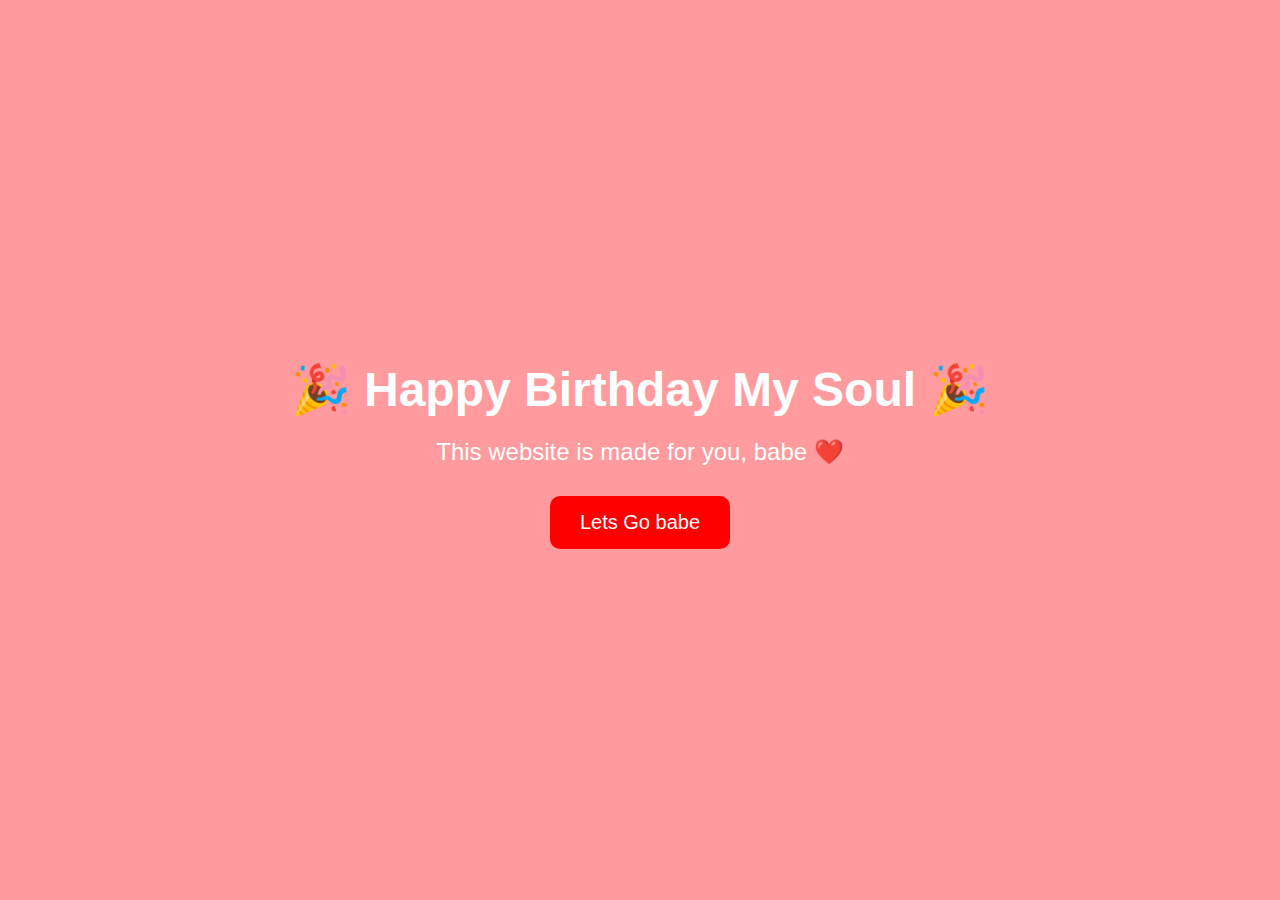
<file: index.html>
<!DOCTYPE html>
<html lang="en">
<head>
    <meta charset="UTF-8">
    <meta name="viewport" content="width=device-width, initial-scale=1.0">
    <title>Happy Birthday!</title>
    <link rel="stylesheet" href="Style.css">
</head>
<body>
    <div class="intro">
        <h1 class="fade-in">🎉 Happy Birthday My Soul 🎉</h1>
        <p class="fade-in">This website is made for you, babe ❤️</p>
        <a href="Home.html">
  <button>Lets Go babe</button>
</a>
    </div>
    <div id="balloons-container"></div>

    <script src="Script.js" defer></script>
</body>
</html
</file>
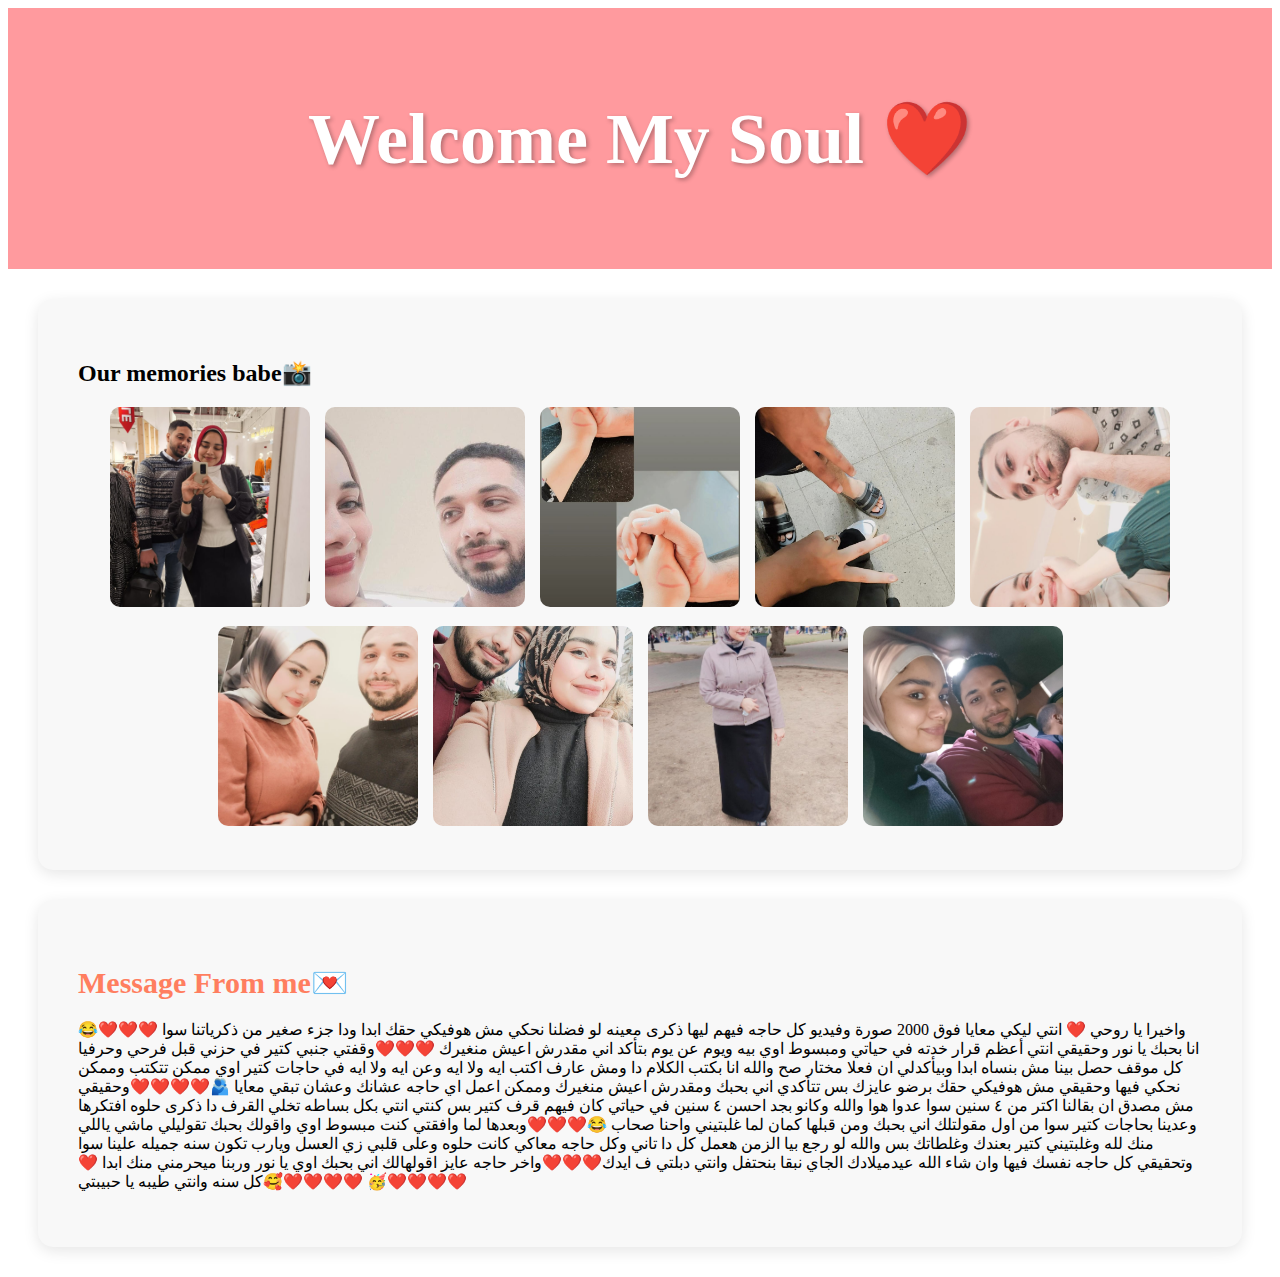
<file: Home.html>
<!DOCTYPE html>
<html lang="en">
<head>
    <meta charset="UTF-8">
    <meta name="viewport" content="width=device-width, initial-scale=1.0">
    <title>Our Memories</title>
    <link rel="stylesheet" href="home.css">
</head>
<body>

    <header>
        <h1>Welcome My Soul ❤️</h1>
    </header>

    <section id="memories">
        <h2>Our memories babe📸</h2>
        <div class="gallery">
            
            <a href="memory1.html">
            <button class="image-button">
                <img src="Images/1.jpg" alt="Memory 1">
            </button>
            </a>
            <a href="memory2.html">
            <button class="image-button">
                <img src="Images/2.jpg" alt="Memory 2">
            </button>
            </a>
            <a href="memory3.html">
            <button class="image-button">
                <img src="Images/3.jpg" alt="Memory 3">
            </button>
            </a>
            <a href="memory4.html">
            <button class="image-button">
                <img src="Images/4.jpg" alt="Memory 4">
            </button>
            </a>
            <a href="memory5.html">
            <button class="image-button">
                <img src="Images/5.jpg" alt="Memory 5">
            </button>
            </a>
            <a href="memory6.html">
            <button class="image-button">
                <img src="Images/6.jpg" alt="Memory 6">
            </button>
            </a>
            <a href="memory7.html">
            <button class="image-button">
                <img src="Images/7.jpg" alt="Memory 7">
            </button>
            </a>
            <a href="memory8.html">
            <button class="image-button">
                <img src="Images/8.jpg" alt="Memory 8">
            </button>
            </a>
            <a href="memory9.html">
            <button class="image-button">
                <img src="Images/9.jpg" alt="Memory 9">
            </button>
            </a>
        </div>
    </section>

    <section id="message">
        <h2>Message From me💌</h2>
        <P>واخيرا يا روحي ❤️
            انتي ليكي معايا فوق 2000 صورة وفيديو كل حاجه فيهم ليها ذكرى معينه لو فضلنا نحكي مش هوفيكي حقك ابدا ودا جزء صغير من ذكرياتنا سوا ❤️❤️❤️😂
            انا بحبك يا نور وحقيقي انتي أعظم قرار خدته في حياتي ومبسوط اوي بيه ويوم عن يوم بتأكد اني مقدرش اعيش منغيرك ❤️❤️❤️وقفتي جنبي كتير في حزني قبل فرحي وحرفيا كل موقف حصل بينا مش بنساه ابدا وبيأكدلي ان فعلا مختار صح والله انا بكتب الكلام دا ومش عارف اكتب ايه ولا ايه وعن ايه ولا ايه في حاجات كتير اوي ممكن تتكتب وممكن نحكي فيها وحقيقي مش هوفيكي حقك برضو عايزك بس تتأكدي اني بحبك ومقدرش اعيش منغيرك وممكن اعمل اي حاجه عشانك وعشان تبقي معايا 🫂❤️❤️❤️❤️وحقيقي مش مصدق ان بقالنا اكتر من ٤ سنين سوا عدوا هوا والله وكانو بجد احسن ٤ سنين في حياتي كان فيهم قرف كتير بس كنتي انتي بكل بساطه تخلي القرف دا ذكرى حلوه افتكرها وعدينا بحاجات كتير سوا من اول مقولتلك اني بحبك ومن قبلها كمان لما غلبتيني واحنا صحاب 😂❤️❤️❤️وبعدها لما وافقتي كنت مبسوط اوي واقولك بحبك تقوليلي ماشي ياللي منك لله وغلبتيني كتير بعندك وغلطاتك بس والله لو رجع بيا الزمن هعمل كل دا تاني وكل حاجه معاكي كانت حلوه وعلى قلبي زي العسل ويارب تكون سنه جميله علينا سوا وتحقيقي كل حاجه نفسك فيها وان شاء الله عيدميلادك الجاي نبقا بنحتفل وانتي دبلتي ف ايدك❤️❤️❤️واخر حاجه عايز اقولهالك اني بحبك اوي يا نور وربنا ميحرمني منك ابدا ❤️❤️❤️❤️❤️🥰كل سنه وانتي طيبه يا حبيبتي 🥳❤️❤️❤️❤️</P>
    </section>
    
    <script>
        function scrollToSection(id) {
            document.getElementById(id).scrollIntoView({ behavior: 'smooth' });
        }
    </script>

</body>
</html>
</file>
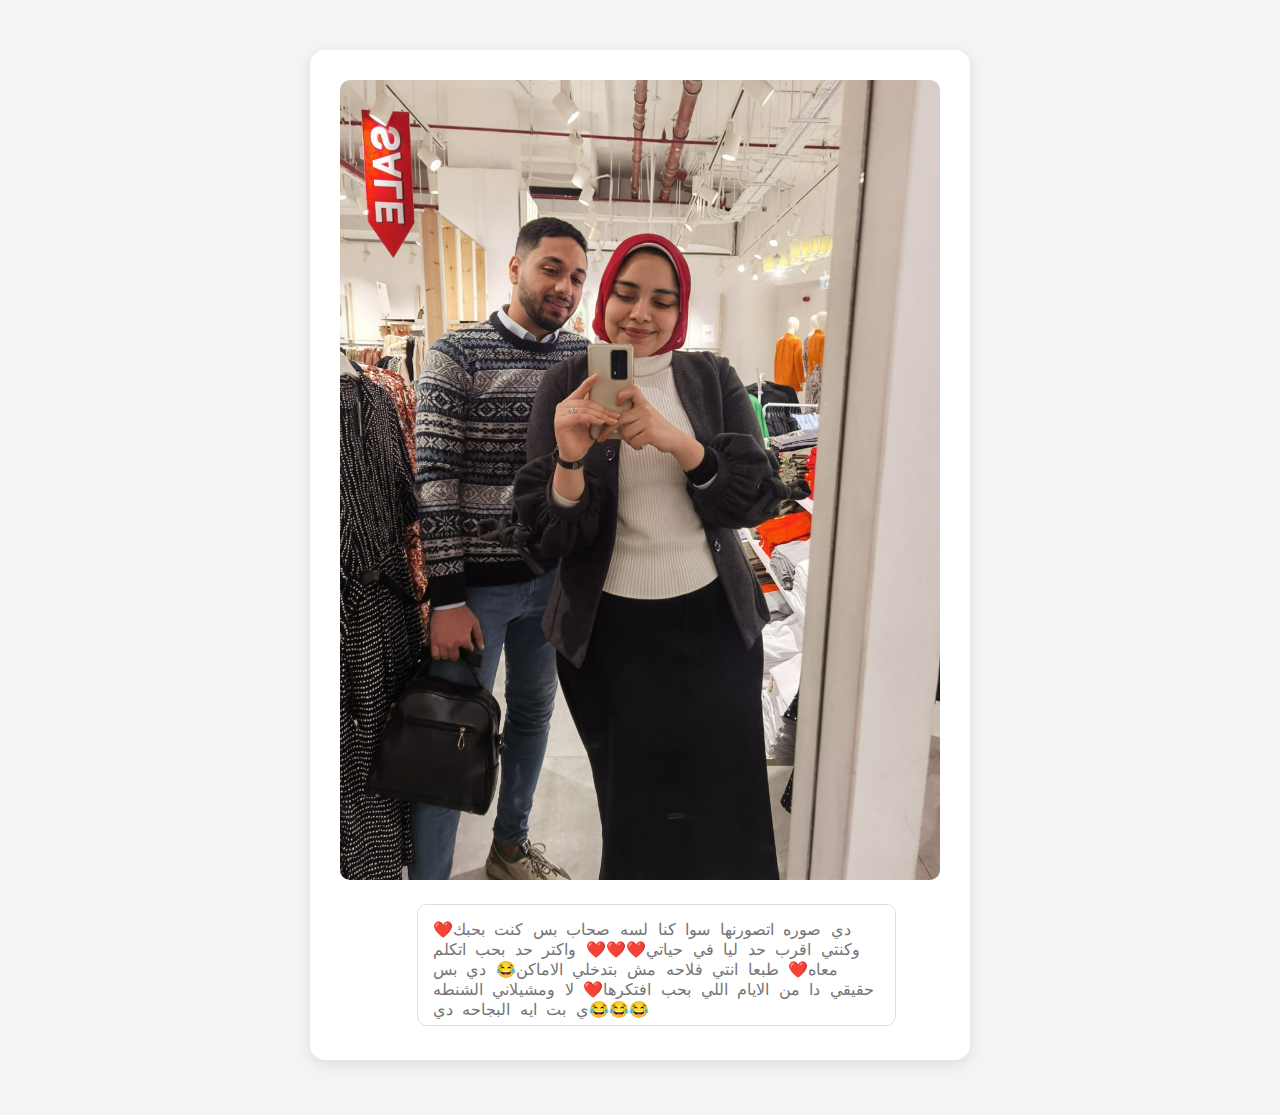
<file: memory1.html>
<!DOCTYPE html>
<html lang="en">
<head>
    <meta charset="UTF-8">
    <meta name="viewport" content="width=device-width, initial-scale=1.0">
    <title>I Love You</title>
    <link rel="stylesheet" href="memory.css">
</head>
<body>

    <section id="message-page">
        <div class="image-container">
            <img src="Images/1.jpg" alt="">
        </div>
        
        <div class="message-container">
            <textarea  placeholder="دي صوره اتصورنها سوا كنا لسه صحاب بس كنت بحبك❤️ وكنتي اقرب حد ليا في حياتي❤️❤️❤️ واكتر حد بحب اتكلم معاه❤️ طبعا انتي فلاحه مش بتدخلي الاماكن😂 دي بس حقيقي دا من الايام اللي بحب افتكرها❤️ لا ومشيلاني الشنطه ي بت ايه البجاحه دي😂😂😂" rows="5" cols="40"></textarea>
        </div>
    </section>

</body>
</html>
</file>
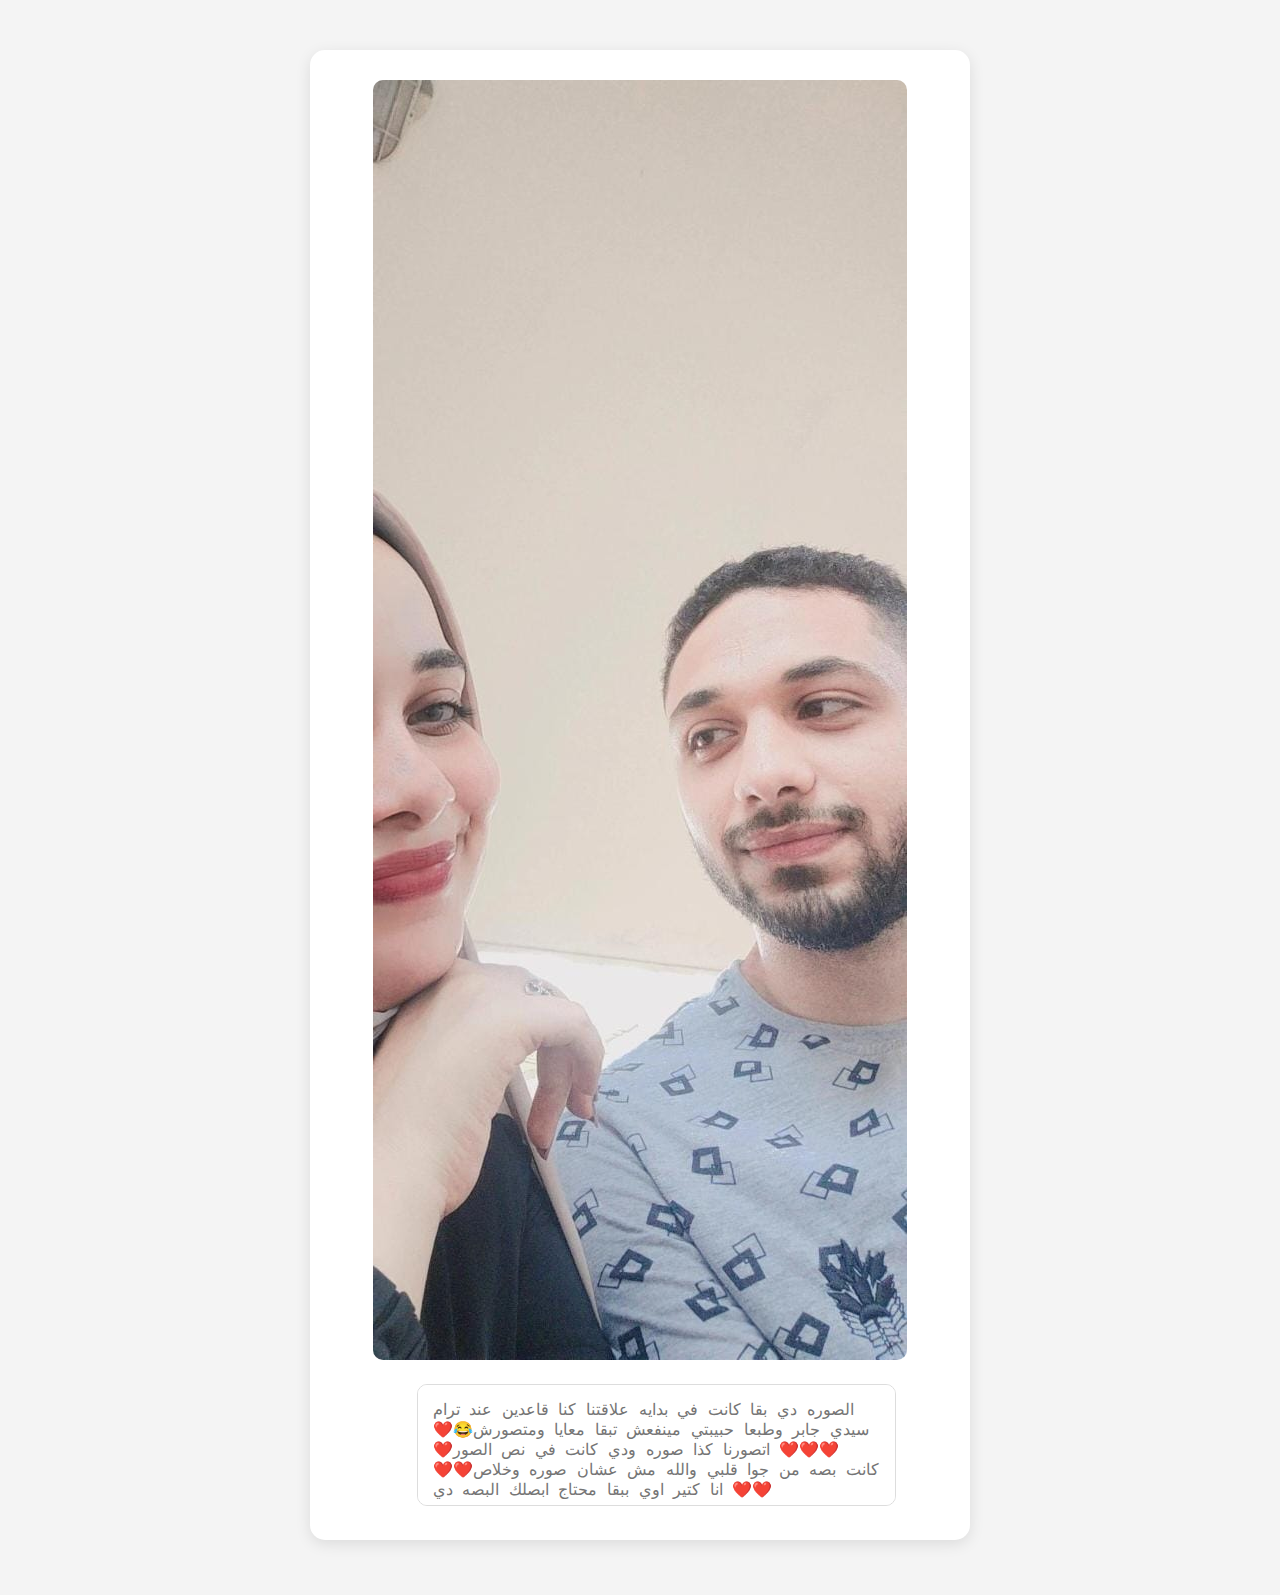
<file: memory2.html>
<!DOCTYPE html>
<html lang="en">
<head>
    <meta charset="UTF-8">
    <meta name="viewport" content="width=device-width, initial-scale=1.0">
    <title>I Love You</title>
    <link rel="stylesheet" href="memory.css">
</head>
<body>

    <section id="message-page">
        <div class="image-container">
            <img src="Images/2.jpg" alt="Special Memory">
        </div>
        
        <div class="message-container">
            <textarea placeholder="الصوره دي بقا كانت في بدايه علاقتنا كنا قاعدين عند ترام سيدي جابر وطبعا حبيبتي مينفعش تبقا معايا ومتصورش😂❤️❤️❤️❤️ اتصورنا كذا صوره ودي كانت في نص الصور❤️ كانت بصه من جوا قلبي والله مش عشان صوره وخلاص❤️❤️❤️❤️ انا كتير اوي ببقا محتاج ابصلك البصه دي" rows="5" cols="40"></textarea>
        </div>
    </section>

</body>
</html>
</file>
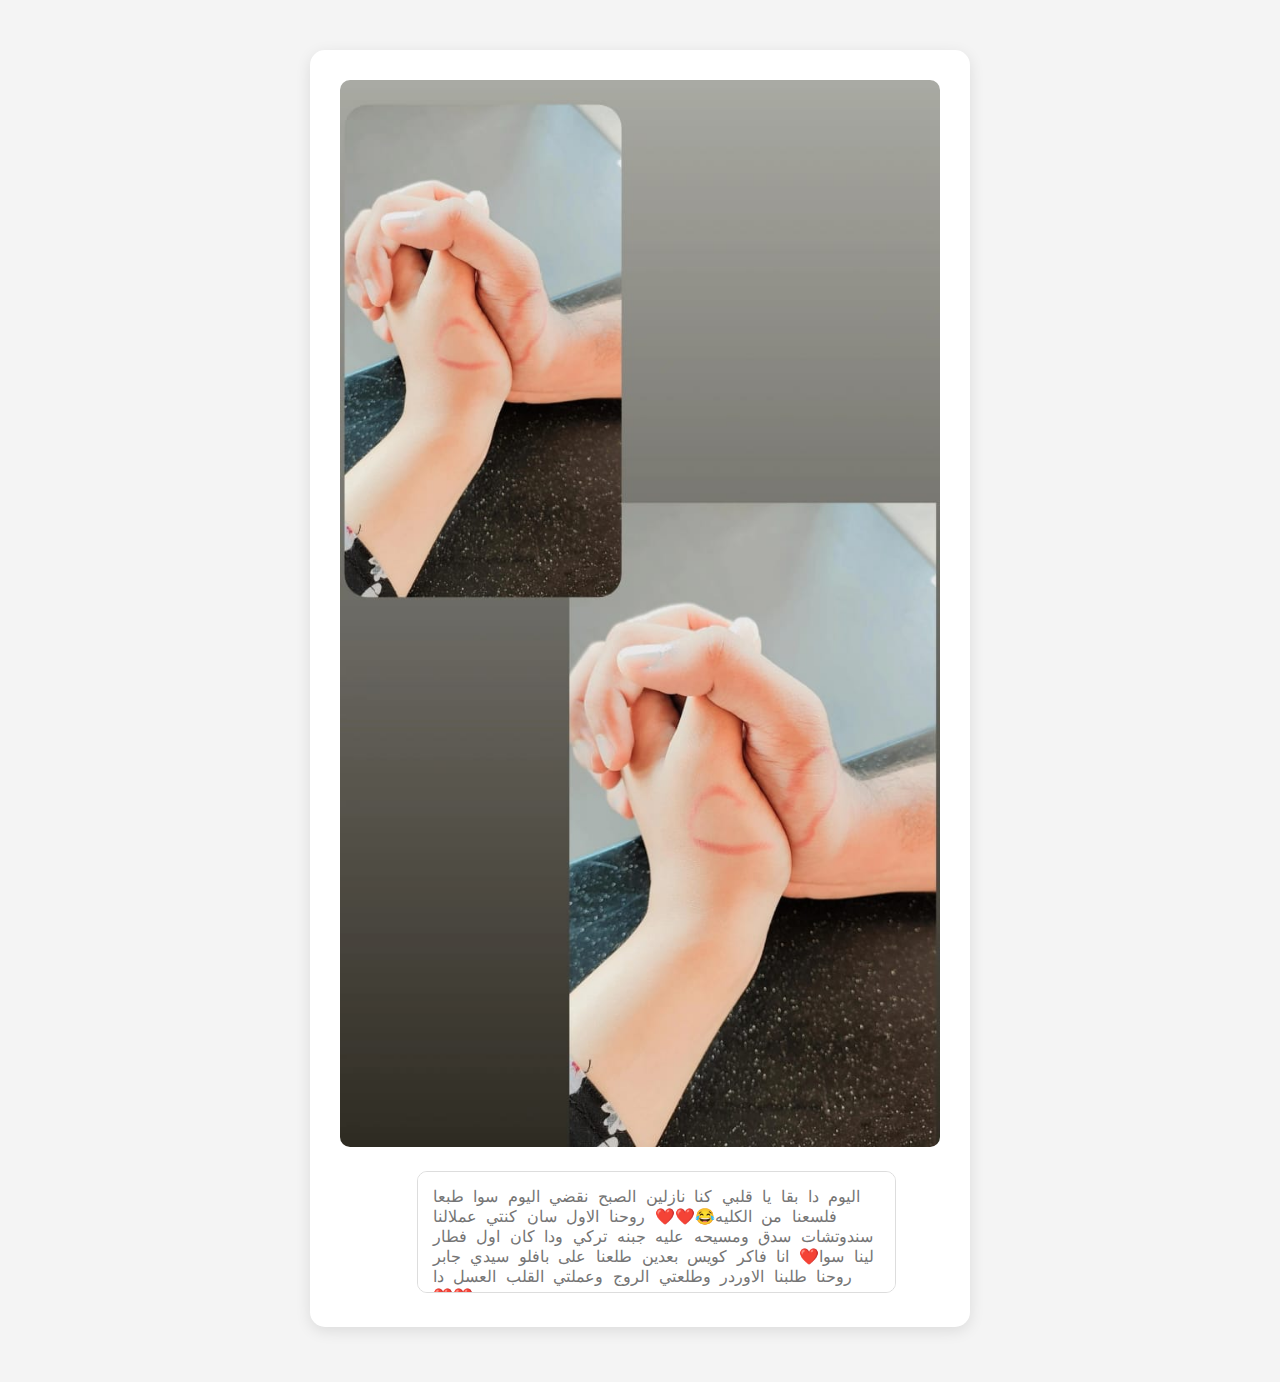
<file: memory3.html>
<!DOCTYPE html>
<html lang="en">
<head>
    <meta charset="UTF-8">
    <meta name="viewport" content="width=device-width, initial-scale=1.0">
    <title>I Love You</title>
    <link rel="stylesheet" href="memory.css">
</head>
<body>

    <section id="message-page">
        <div class="image-container">
            <img src="Images/3.jpg" alt="Special Memory">
        </div>
        
        <div class="message-container">
            <textarea placeholder="اليوم دا بقا يا قلبي كنا نازلين الصبح نقضي اليوم سوا طبعا فلسعنا من الكليه😂❤️❤️ روحنا الاول سان كنتي عملالنا سندوتشات سدق ومسيحه عليه جبنه تركي ودا كان اول فطار لينا سوا❤️ انا فاكر كويس بعدين طلعنا على بافلو سيدي جابر روحنا طلبنا الاوردر وطلعتي الروج وعملتي القلب العسل دا ❤️❤️" rows="5" cols="40"></textarea>
        </div>
    </section>

</body>
</html>
</file>
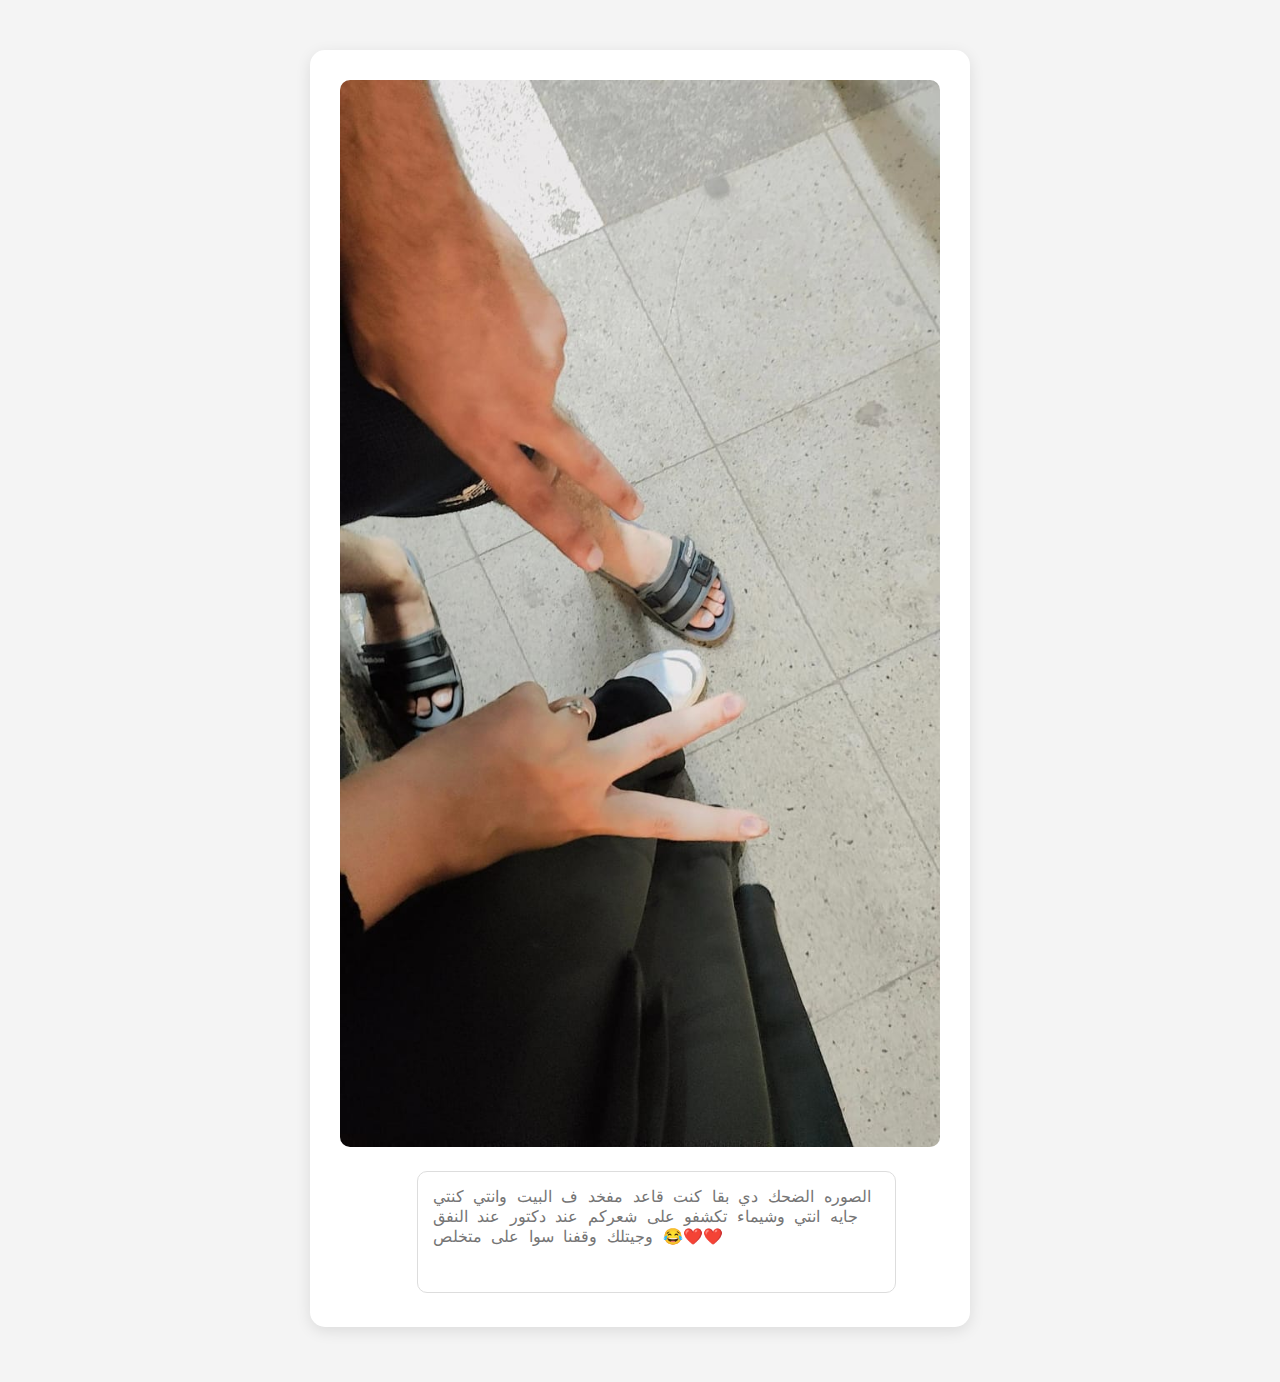
<file: memory4.html>
<!DOCTYPE html>
<html lang="en">
<head>
    <meta charset="UTF-8">
    <meta name="viewport" content="width=device-width, initial-scale=1.0">
    <title>I Love You</title>
    <link rel="stylesheet" href="memory.css">
</head>
<body>

    <section id="message-page">
        <div class="image-container">
            <img src="Images/4.jpg" alt="Special Memory">
        </div>
        
        <div class="message-container">
            <textarea placeholder="الصوره الضحك دي بقا كنت قاعد مفخد ف البيت وانتي كنتي جايه انتي وشيماء تكشفو على شعركم عند دكتور عند النفق وجيتلك وقفنا سوا على متخلص 😂❤️❤️" rows="5" cols="40"></textarea>
        </div>
    </section>

</body>
</html>
</file>
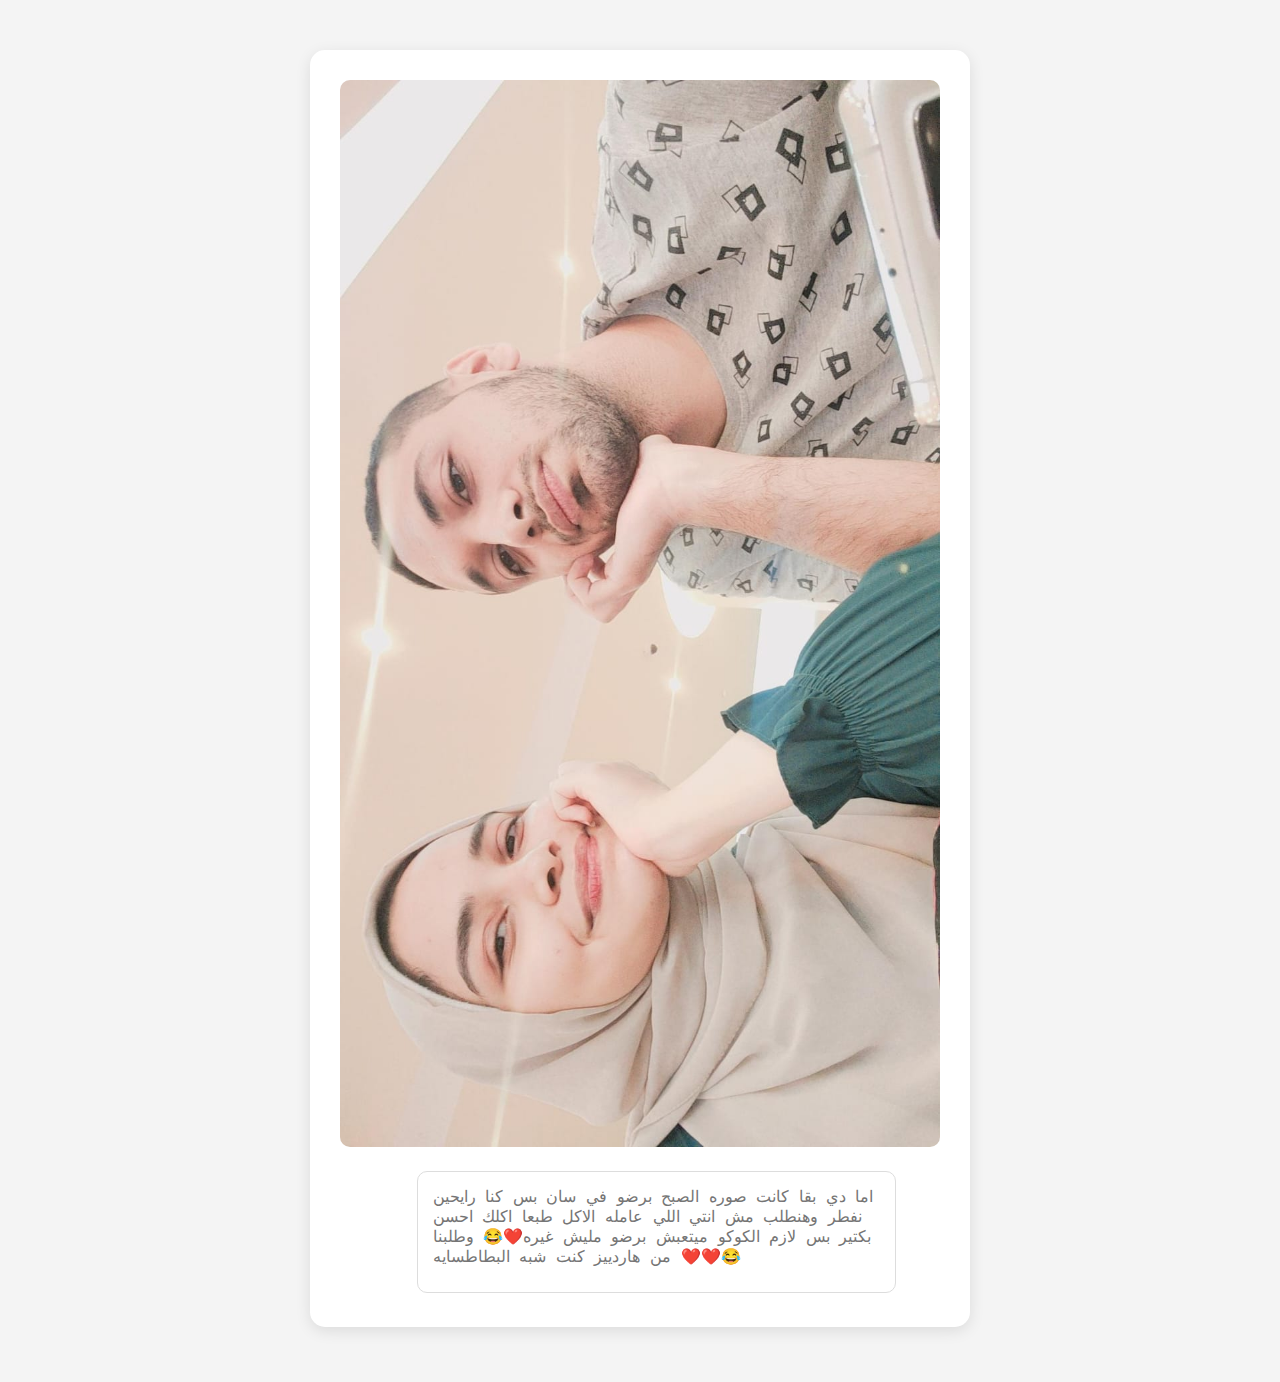
<file: memory5.html>
<!DOCTYPE html>
<html lang="en">
<head>
    <meta charset="UTF-8">
    <meta name="viewport" content="width=device-width, initial-scale=1.0">
    <title>I Love You</title>
    <link rel="stylesheet" href="memory.css">
</head>
<body>

    <section id="message-page">
        <div class="image-container">
            <img src="Images/5.jpg" alt="Special Memory">
        </div>
        
        <div class="message-container">
            <textarea placeholder="اما دي بقا كانت صوره الصبح برضو في سان بس كنا رايحين نفطر وهنطلب مش انتي اللي عامله الاكل طبعا اكلك احسن بكتير بس لازم الكوكو ميتعبش برضو مليش غيره❤️😂 وطلبنا من هاردييز كنت شبه البطاطسايه ❤️❤️😂" rows="5" cols="40"></textarea>
        </div>
    </section>

</body>
</html>
</file>
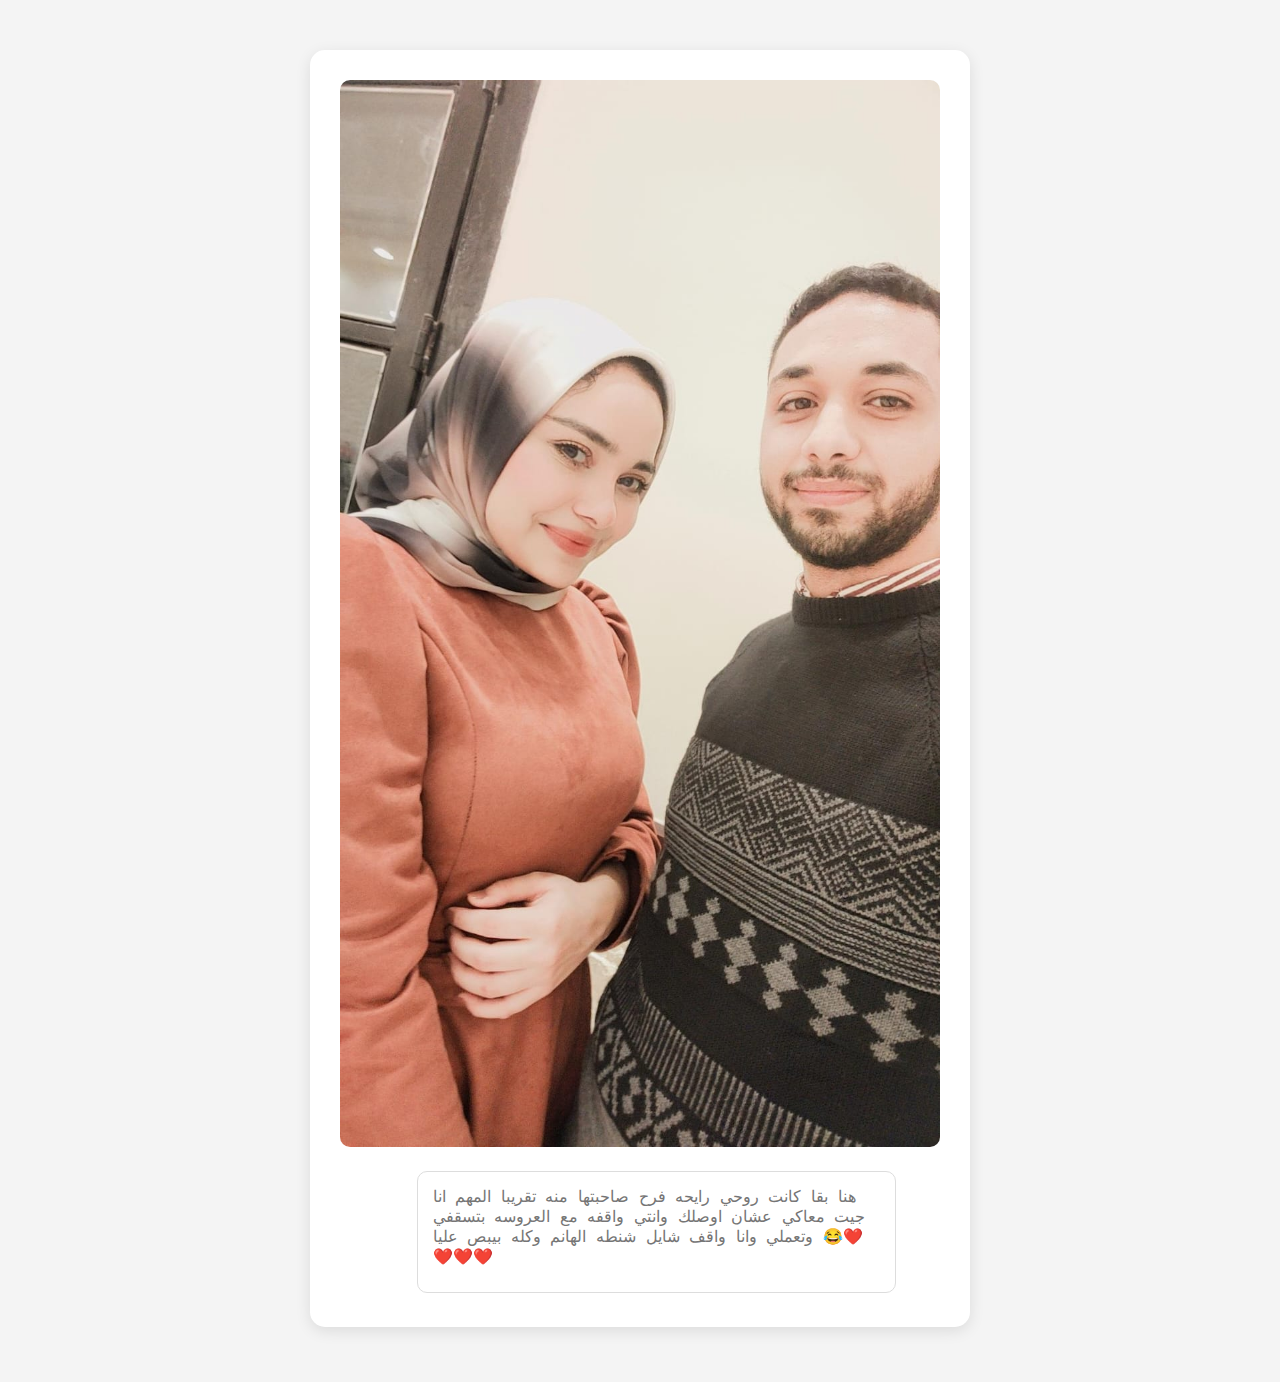
<file: memory6.html>
<!DOCTYPE html>
<html lang="en">
<head>
    <meta charset="UTF-8">
    <meta name="viewport" content="width=device-width, initial-scale=1.0">
    <title>I Love You</title>
    <link rel="stylesheet" href="memory.css">
</head>
<body>

    <section id="message-page">
        <div class="image-container">
            <img src="Images/6.jpg" alt="Special Memory">
        </div>
        
        <div class="message-container">
            <textarea placeholder="هنا بقا كانت روحي رايحه فرح صاحبتها منه تقريبا المهم انا جيت معاكي عشان اوصلك وانتي واقفه مع العروسه بتسقفي وتعملي وانا واقف شايل شنطه الهانم وكله بيبص عليا 😂❤️❤️❤️❤️" rows="5" cols="40"></textarea>
        </div>
    </section>

</body>
</html>
</file>
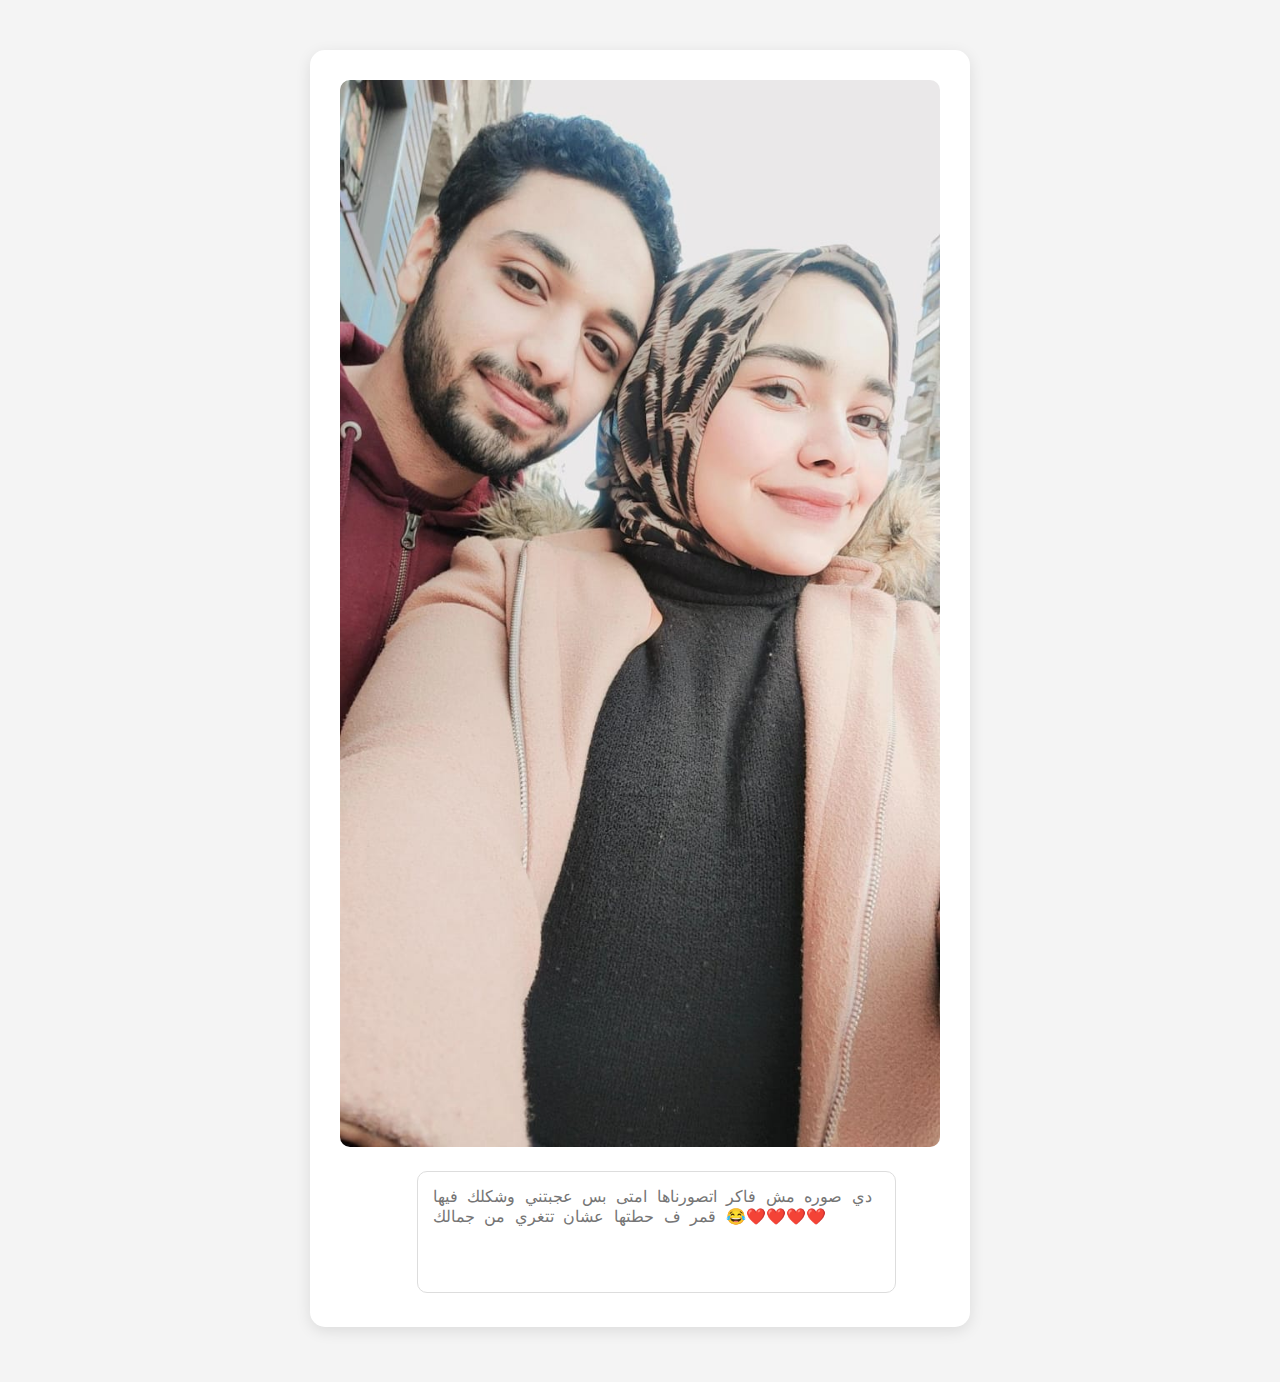
<file: memory7.html>
<!DOCTYPE html>
<html lang="en">
<head>
    <meta charset="UTF-8">
    <meta name="viewport" content="width=device-width, initial-scale=1.0">
    <title>I Love You</title>
    <link rel="stylesheet" href="memory.css">
</head>
<body>

    <section id="message-page">
        <div class="image-container">
            <img src="Images/7.jpg" alt="Special Memory">
        </div>
        
        <div class="message-container">
            <textarea placeholder="دي صوره مش فاكر اتصورناها امتى بس عجبتني وشكلك فيها قمر ف حطتها عشان تتغري من جمالك 😂❤️❤️❤️❤️" rows="5" cols="40"></textarea>
        </div>
    </section>

</body>
</html>
</file>
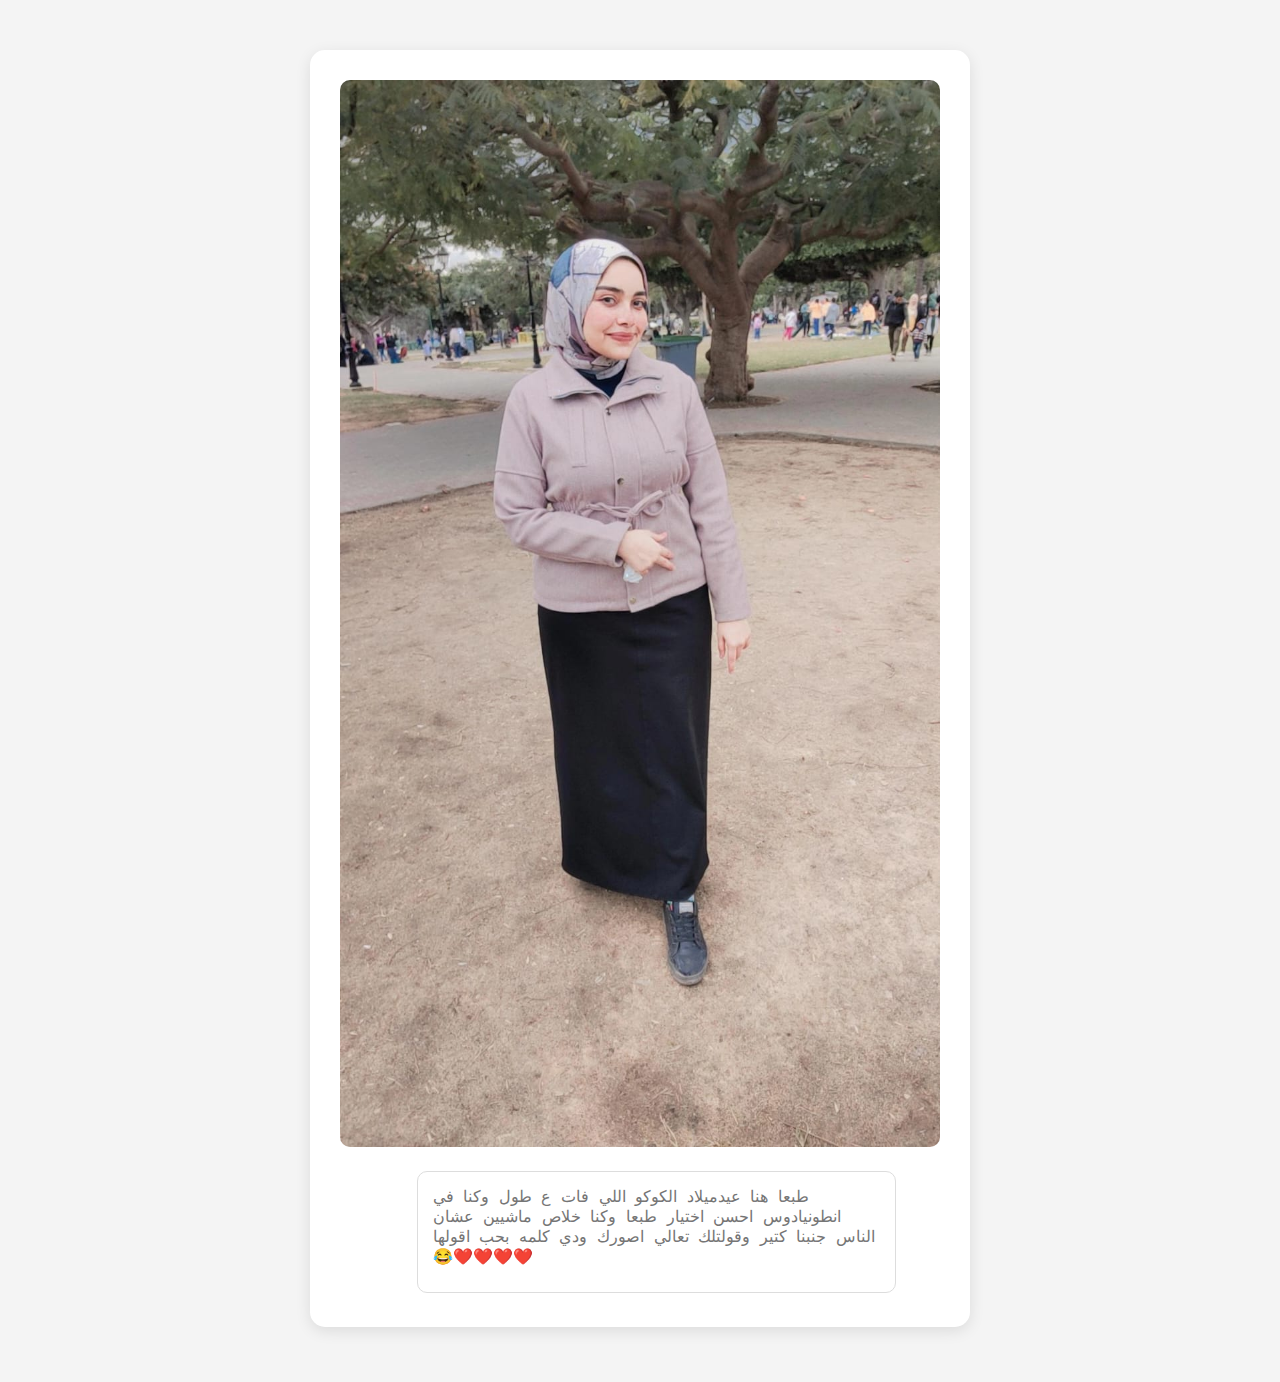
<file: memory8.html>
<!DOCTYPE html>
<html lang="en">
<head>
    <meta charset="UTF-8">
    <meta name="viewport" content="width=device-width, initial-scale=1.0">
    <title>I Love You</title>
    <link rel="stylesheet" href="memory.css">
</head>
<body>

    <section id="message-page">
        <div class="image-container">
            <img src="Images/8.jpg" alt="Special Memory">
        </div>
        
        <div class="message-container">
            <textarea placeholder="طبعا هنا عيدميلاد الكوكو اللي فات ع طول وكنا في انطونيادوس احسن اختيار طبعا وكنا خلاص ماشيين عشان الناس جنبنا كتير وقولتلك تعالي اصورك ودي كلمه بحب اقولها 😂❤️❤️❤️❤️" rows="5" cols="40"></textarea>
        </div>
    </section>

</body>
</html>
</file>
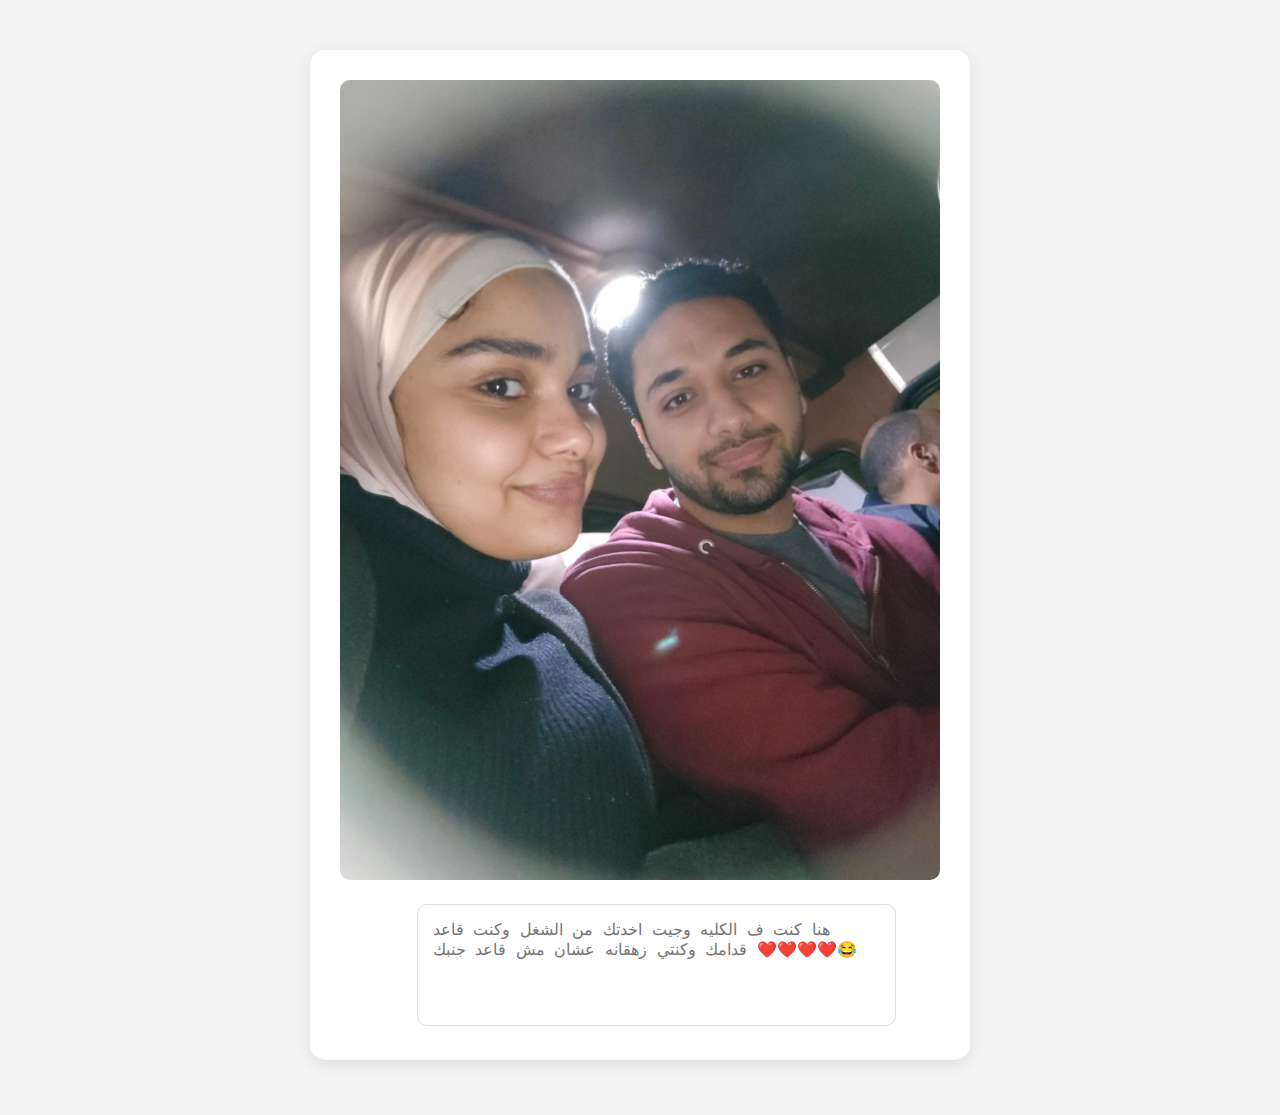
<file: memory9.html>
<!DOCTYPE html>
<html lang="en">
<head>
    <meta charset="UTF-8">
    <meta name="viewport" content="width=device-width, initial-scale=1.0">
    <title>I Love You</title>
    <link rel="stylesheet" href="memory.css">
</head>
<body>

    <section id="message-page">
        <div class="image-container">
            <img src="Images/9.jpg" alt="Special Memory">
        </div>
        
        <div class="message-container">
            <textarea placeholder="هنا كنت ف الكليه وجيت اخدتك من الشغل وكنت قاعد قدامك وكنتي زهقانه عشان مش قاعد جنبك ❤️❤️❤️❤️😂" rows="5" cols="40"></textarea>
        </div>
    </section>

</body>
</html>
</file>
<file: Style.css>
body {
    font-family: Arial, sans-serif;
    margin: 0;
    padding: 0;
    text-align: center;
    background: #ff9a9e;
    overflow: hidden;
}

.intro {
    position: fixed;
    top: 0;
    left: 0;
    width: 100%;
    height: 100%;
    background: #ff9a9e;
    display: flex;
    flex-direction: column;
    align-items: center;
    justify-content: center;
    text-align: center;
    color: white;
    font-size: 24px;
    z-index: 10;
    animation: fadeIn 2s ease-in-out;
}

.intro h1, .intro p {
    margin: 10px 0;
}

.intro button {
    background: red;
    color: white;
    border: none;
    padding: 15px 30px;
    font-size: 20px;
    border-radius: 10px;
    cursor: pointer;
    margin-top: 20px;
    transition: 0.3s ease;
}

.intro button:hover {
    background: #ff3b2f;
}

#balloons-container {
    position: fixed;
    width: 100%;
    height: 100%;
    overflow: hidden;
    z-index: 9;
    pointer-events: none;
}

.balloon {
    position: absolute;
    width: 50px;
    height: 70px;
    background: red;
    border-radius: 50%;
    opacity: 0.8;
    animation: float 4s linear infinite;
}

@keyframes float {
    0% { transform: translateY(100vh); opacity: 1; }
    100% { transform: translateY(-10vh); opacity: 0; }
}

@keyframes fadeIn {
    0% { opacity: 0; transform: scale(0.8); }
    100% { opacity: 1; transform: scale(1); }
}
</file>
<file: home.css>
header {
    background: #ff9a9e; 
    color: white;
    padding: 40px;
    text-align: center;
    font-size: 36px;
    font-weight: bold;
    text-shadow: 2px 2px 4px rgba(0, 0, 0, 0.3);
}

section {
    padding: 40px;
    margin: 30px;
    background: #f8f8f8;
    border-radius: 15px;
    box-shadow: 0 4px 15px rgba(0, 0, 0, 0.1);
    transition: all 0.3s ease;
}

section:hover {
    transform: translateY(-5px);
    box-shadow: 0 6px 20px rgba(0, 0, 0, 0.2);
}

.gallery {
    display: flex;
    justify-content: center;
    gap: 20px;
    flex-wrap: wrap;
}

.gallery img {
    width: 250px;
    height: 250px;
    border-radius: 15px;
    object-fit: cover;
    transition: transform 0.3s ease, box-shadow 0.3s ease;
}

.gallery img:hover {
    transform: scale(1.1);
    box-shadow: 0 6px 15px rgba(0, 0, 0, 0.1);
}

#message h2 {
    font-size: 30px;
    font-weight: bold;
    color: #ff7e5f;
    margin-bottom: 20px;
}

html {
    scroll-behavior: smooth;
}
.gallery {
    display: flex;
    justify-content: center;
    gap: 15px;
    flex-wrap: wrap;
}

.image-button {
    border: none;
    background: none;
    padding: 0;
    cursor: pointer;
    outline: none;
    border-radius: 10px;
    transition: transform 0.3s ease;
}

.image-button img {
    width: 200px;
    height: 200px;
    border-radius: 10px;
    object-fit: cover;
}

.image-button:hover {
    transform: scale(1.1);
}
</file>
<file: memory.css>
body {
    font-family: Arial, sans-serif;
    margin: 0;
    padding: 0;
    background-color: #f4f4f4;
}

#message-page {
    display: flex;
    flex-direction: column;
    justify-content: center;
    align-items: center;
    padding: 30px;
    background-color: white;
    border-radius: 15px;
    box-shadow: 0 4px 15px rgba(0, 0, 0, 0.1);
    max-width: 600px;
    margin: 50px auto;
}

.image-container img {
    width: 100%;
    height: auto;
    border-radius: 10px;
    object-fit: cover;
}

.message-container {
    margin-top: 20px;
}

textarea {
    width: 100%;
    padding: 15px;
    border-radius: 10px;
    border: 1px solid #ddd;
    font-size: 16px;
    resize: none;
    transition: border-color 0.3s ease;
}

textarea:focus {
    border-color: #ff7e5f;
    outline: none;
}
</file>
